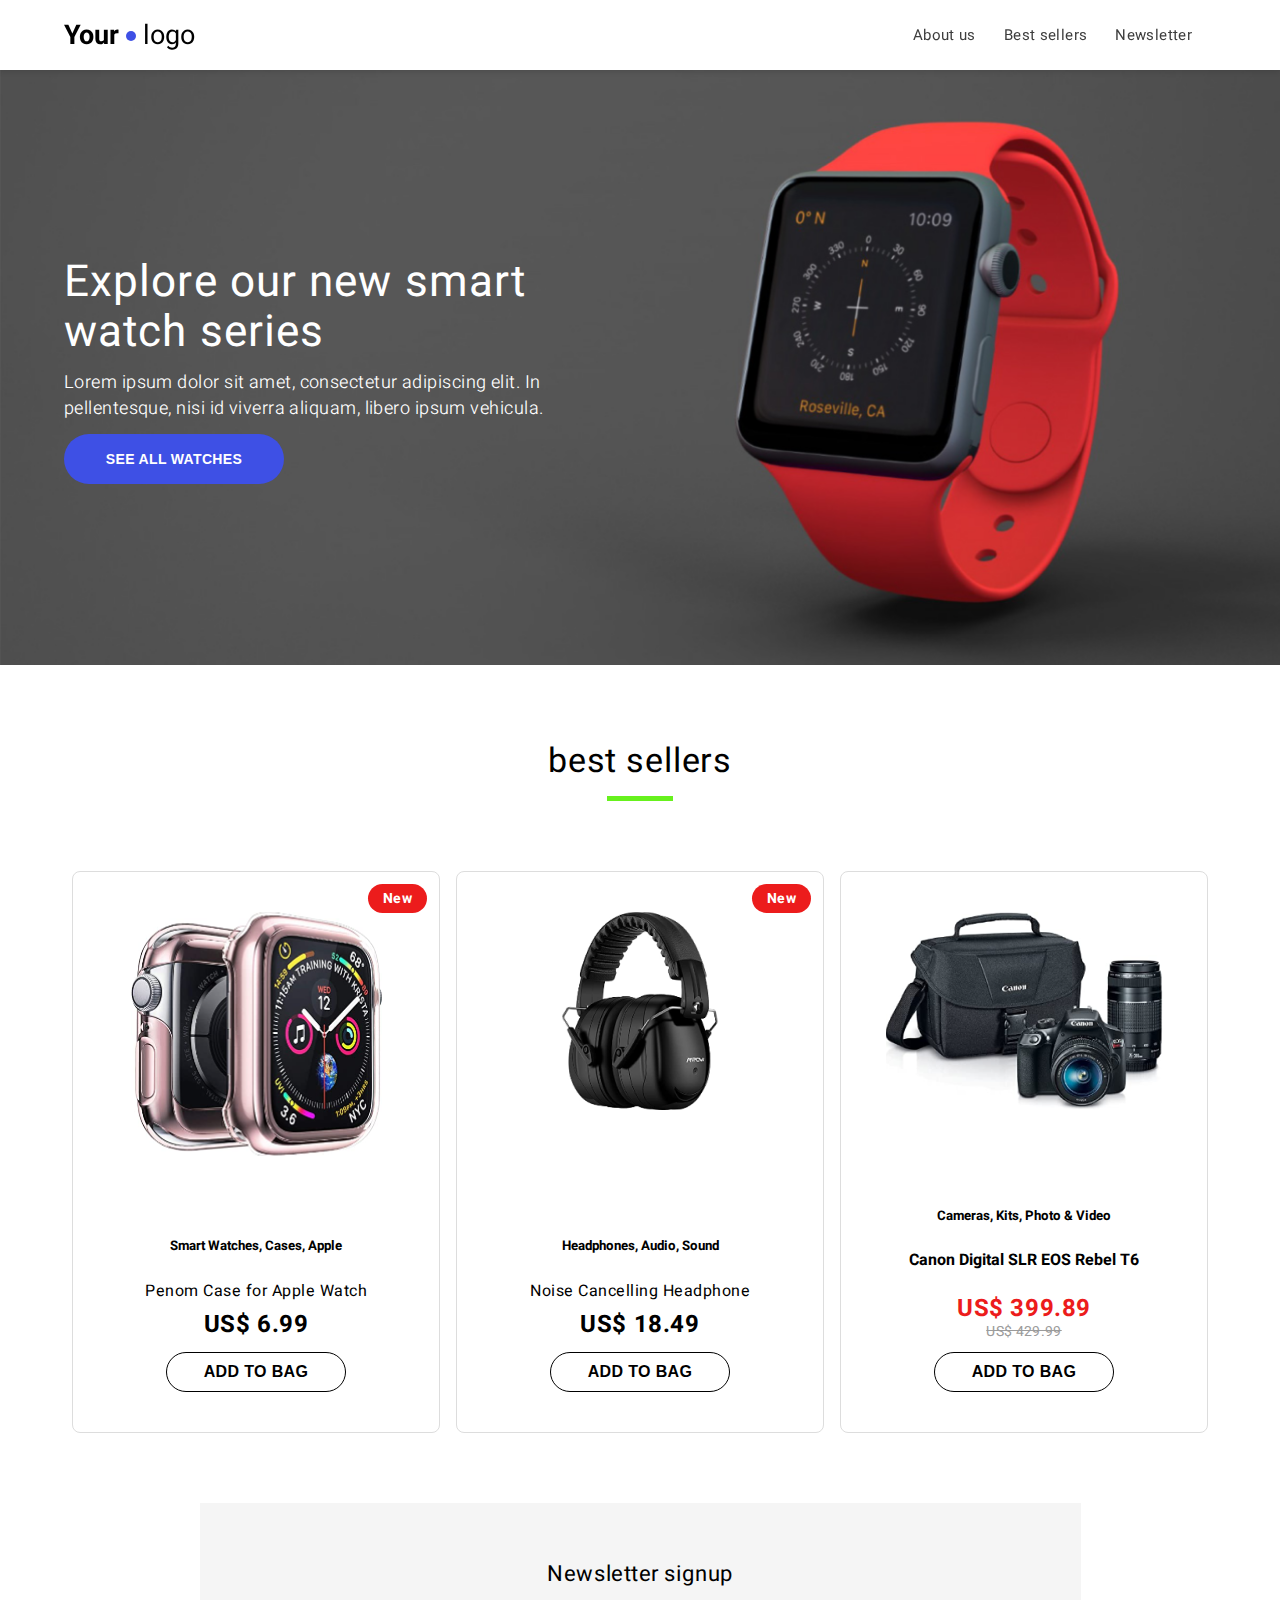
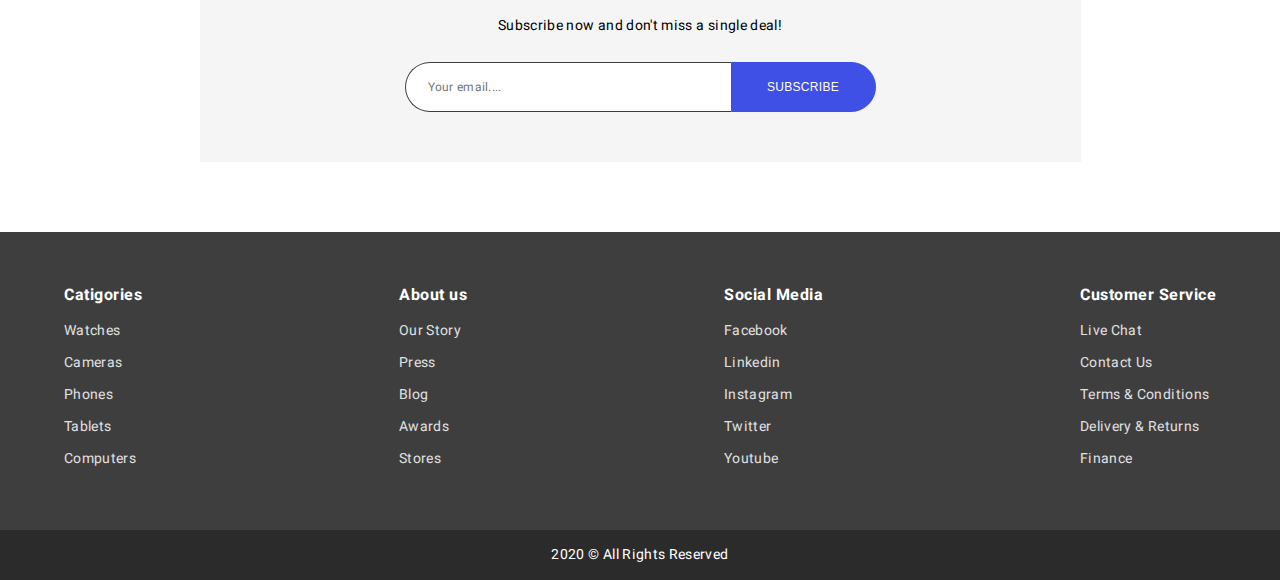
<file: index.html>
<!DOCTYPE html>
<html lang="en">

    <head>
        <meta charset="UTF-8">
        <meta name="viewport" content="width=device-width, initial-scale=1.0">
        <title>Home - tech shop</title>
        <link rel="preconnect" href="https://fonts.googleapis.com">
<link rel="preconnect" href="https://fonts.gstatic.com" crossorigin>
<link href="https://fonts.googleapis.com/css2?family=Heebo:wght@300;400;700&display=swap" rel="stylesheet">
        <link rel="stylesheet" href="css/styles.css">
    </head>

    <body>
        <header>
            <div class="container">
                <section class="logo">
                    <a href="index.html">
                        <strong>Your </strong>
                        <span class="blue-dot"></span>
                        <span>logo</span>
                    </a>
                    </section>
                <nav>
                    <ul>
                        <li><a href="about.html">About us</a></li>
                        <li><a href="index.html#best-sellers-section">Best sellers</a></li>
                        <li><a href="index.html#newsletter-section">Newsletter</a></li>
                        <li class="menu-icon"><img src="images/menu.png" alt="menu-icon"></li>
                    </ul>
                </nav>
            </div>
        </header>

        <section class="hero">
            <picture>
                <source media="(max-width: 576px)" srcset="images/Hero-mobilePhone.png">
                <source media="(max-width: 960px)" srcset="images/Hero-tablet.png">
                <source media="(max-width: 1440px)" srcset="images/Hero-small-desktop.png">
                <img src="images/Hero_Large_Desktop.png" alt="Hero image - smart watch">
            </picture>
            <div class="hero-content">
                <div class="container">
                    <h1>Explore our new smart watch series</h1>
                    <p>
                        Lorem ipsum dolor sit amet, consectetur adipiscing elit. In pellentesque, nisi id viverra aliquam, libero ipsum vehicula.
                    </p>
                    <button>
                        See all watches
                    </button>
                </div>
            </div>
        </section>

        <section class="best-sellers" id="best-sellers-section">
            <h2>best sellers</h2>
            <hr>
            <div class="product-slider">
                <dvi class="container">
                    <div class="product new">
                        <div class="product-picture">
                            <img src="images/Watch_case.png" alt="">
                        </div>
                        <div class="product-info">
                            <h5 class="catigories">Smart Watches, Cases, Apple</h5>
                            <h4 class="title">Penom Case for Apple Watch</h4>
                            <h3 class="price">
                                <span>US$ 6.99</span>
                            </h3>
                            <button>Add to bag</button>
                        </div>

                    </div>
                    <div class="product new">
                        <div class="product-picture">
                            <img src="images/Headphone.png" alt="">
                        </div>
                        <div class="product-info">
                            <h5 class="catigories">Headphones, Audio, Sound</h5>
                            <h4 class="title">Noise Cancelling Headphone</h4>
                            <h3 class="price">
                                <span>US$ 18.49</span>
                            </h3>
                            <button>Add to bag</button>
                        </div>

                    </div>

                    <div class="product">
                        <div class="product-picture">
                            <img src="images/Camera.png" alt="">
                        </div>
                        <div class="product-info">
                            <h5 class="catigories">Cameras, Kits, Photo & Video</h5>
                            <h4 class="title'">Canon Digital SLR EOS Rebel T6</h4>
                            <h3 class="price">
                                <span class="discounted-price">US$ 399.89</span>
                                <span class="original-price">US$ 429.99</span>

                            </h3>
                            <button>Add to bag</button>
                        </div>

                    </div>
                </dvi>
            </div>
        </section>

        <section class="newsletter" id="newsletter-section">
            <h3>Newsletter signup</h3>
            <p>Subscribe now and don't miss a single deal!</p>
            <form>
                <input type="email" name="email" placeholder="Your email....">
                <button type="submit">Subscribe</button>
            </form>
        </section>

        <footer>
            <div class="bottom-nav">
                <div class="container">
                    <ul>
                        <li class="list-title">Catigories</li>
                        <li><a href="#">Watches</a></li>
                        <li><a href="#">Cameras</a></li>
                        <li><a href="#">Phones</a></li>
                        <li><a href="#">Tablets</a></li>
                        <li><a href="#">Computers</a></li>
                    </ul>

                    <ul>
                        <li class="list-title">About us</li>
                        <li><a href="#">Our Story</a></li>
                        <li><a href="#">Press</a></li>
                        <li><a href="#">Blog</a></li>
                        <li><a href="#">Awards</a></li>
                        <li><a href="#">Stores</a></li>
                    </ul>

                    <ul>
                        <li class="list-title">Social Media</li>
                        <li><a href="#">Facebook</a></li>
                        <li><a href="#">Linkedin</a></li>
                        <li><a href="#">Instagram</a></li>
                        <li><a href="#">Twitter</a></li>
                        <li><a href="#">Youtube</a></li>
                    </ul>

                    <ul>
                        <li class="list-title">Customer Service</li>
                        <li><a href="#">Live Chat</a></li>
                        <li><a href="#">Contact Us</a></li>
                        <li><a href="#">Terms & Conditions</a></li>
                        <li><a href="#">Delivery & Returns</a></li>
                        <li><a href="#">Finance</a></li>
                    </ul>
                </div>
            </div>
            <div class="copyright-text">
                2020 &copy; All Rights Reserved
            </div>
        </footer>
    </body>

</html>
</file>
<file: css/styles.css>
body {
    margin: 0;
    font-family: 'Heebo', sans-serif;
    padding-top: 80px;
}

.container {
    width: 1440px;
    max-width: 90%;
    margin: auto;
    padding: 0 16px;
    
}


ul {
    margin: 0;
    padding: 0;
}

header {
    background-color: #FFF;
    box-shadow: 0 1px 6px 0 rgba(0,0,0,0.15);
    height: 80px;
    position: fixed;
    top: 0;
    left: 0;
    width: 100%;
    z-index: 1;
}

header .container {
    display: flex;
    align-items: center;
    justify-content: space-between;
    height: 100%;
}

header .logo {
    display: inline-block;
    font-size: 27px;
}

header .logo a {
    text-decoration: none;
    color: black;
}

header .logo .blue-dot {
    background-color: #3E50E5;
    width: 10px;
    height: 10px;
    display: inline-block;
    vertical-align: middle;
    border-radius: 6px;
}

header nav {
    display: inline-block;
}

header nav ul li {
    display: inline-block;
}

header nav ul li.menu-icon {
    display: none;
}

header nav ul li.menu-icon img {
    vertical-align: middle;
    width: 24px;
    height: auto;
}

header nav ul li a {
    color: #3E3E3E;
    font-size: 15px;
    letter-spacing: 0.37px;
    margin-right: 24px;
    text-decoration: none;
}

header nav ul li a:hover {
    color: #3E50E5;
}

header nav ul li:last-of-type a {
    margin-right: 0;
}

section.hero {
    position: relative;
}

section.hero img {
    width: 100%;
    height: auto;
}

.hero-content {
    position: absolute;
    top: 0;
    left: 0;
    width: 100%;
    height: 100%;
    z-index: 0;
}

.hero-content .container {
    display: flex;
    flex-direction: column;
    justify-content: center;
    height: 100%;
}

.hero-content h1 {
    max-width: 495px;
    color: #FFF;
    font-size: 50px;
    letter-spacing: 1.25px;
    line-height: 56px;
    margin-bottom: 16px;
    margin-top: 0;
    font-weight: normal;
}

.hero-content p {
    max-width: 518px;
    color: #FFF;
    font-weight: 300;
    font-size: 20px;
    letter-spacing: 0.5px;
    line-height: 28px;
    margin-bottom: 21px;
    margin-top: 0;
}


.hero-content button {
    height: 50px;
    width: 220px;
    max-width: 100%;
    border-radius: 92px;
    background-color: #3E50E5;
    color: #FFF;
    font-size: 16px;
    font-weight: 700;
    letter-spacing: 0.4px;
    line-height: 24px;
    text-align: center;  
    border: none;  
    text-transform: uppercase;
    cursor: pointer;
}

.hero-content button:hover {
    color: #3E50E5;
    background-color: #FFF;
    border: 1px solid #3E50E5;
}

section.best-sellers {
    padding-top: 80px;
}

section.best-sellers h2 {
    text-align: center;
    font-size: 34px;
    letter-spacing: 0.85px;
    line-height: 42px;
    font-weight: normal;
    margin: 0 0 14px 0;
}

section.best-sellers hr {
    border: none;
    border-top: 5px solid #67F11D;
    width: 66px;
}

section.best-sellers .product-slider {
    margin-top: 76px;
}

section.best-sellers .container {
    display: flex;
    justify-content: space-around;
    padding: 0 8px;
}

section.best-sellers .product-slider .product {
    border-radius: 8px;
    border: 1px solid #DDD;
    width: 33%;
    text-align: center;
    margin: 0 8px;
    padding: 40px;
    position: relative;
    display: flex;
    flex-direction: column;
    justify-content: space-between;
    cursor: pointer;
}


section.best-sellers .product-slider .product img {
    max-width: 100%;
}

section.best-sellers .product-slider .product.new::before {
    content: "New";
    background-color: red;
    position: absolute;
    top: 12px;
    right: 12px;
    color: #FFF;
    font-size: 14px;
    font-weight: 700;
    letter-spacing: 0.35px;
    line-height: 21px;
    text-align: center;
    padding: 4px 15px;
    border-radius: 40px;
    background-color: #EC1C1C;
}

section.best-sellers .product-slider .product .product-info {
    margin-top: 50px;
}

section.best-sellers .product-slider .product .product-info .categories {
    color: #3E50E5;
    font-weight: normal;
    font-size: 14px;
    letter-spacing: 0.35px;
    line-height: 30px;
    margin-bottom: 8px;
    margin-top: 0;
}

section.best-sellers .product-slider .product .product-info .title {
    font-size: 20px;
    letter-spacing: 0.5px;
    line-height: 26px;
    margin-bottom: 6px;
    font-weight: normal;
    margin-top: 0;
    
}

section.best-sellers .product-slider .product .product-info .price {
    font-size: 28px;
    font-weight: bold;
    letter-spacing: 0.7px;
    line-height: 30px;
    margin-bottom: 16px;
    margin-top: 0;
}

section.best-sellers .product-slider .product .product-info .price .discounted-price {
    color: #EC1C1C;
}

section.best-sellers .product-slider .product .product-info .price .original-price {
    color: #9B9B9B;
    font-weight: normal;
    font-size: 16px;
    letter-spacing: 0.4px;
    line-height: 30px;
    text-decoration: line-through;
}

section.best-sellers .product-slider .product .product-info button {
    height: 50px;
    width: 219.5px;
    border: 1px solid #000;
    background-color: white;
    border-radius: 220px;
    text-transform: uppercase;
    font-size: 16px;
    font-weight: 700;
    letter-spacing: 0.4px;
    line-height: 24px;
    cursor: pointer;
}

section.best-sellers .product-slider .product:hover .product-info button {
    background-color: #3E50E5;
    border: 1px solid #3E50E5;
    color: white;
}


section.newsletter {
    background-color: rgba(200,200,200,0.18);
    max-width: 955px;
    text-align: center;
    padding: 72px 0;
    margin: 80px auto;
}

section.newsletter h3 {
    font-size: 24px;
    letter-spacing: 0.6px;
    line-height: 42px;
    font-weight: normal;
    margin-top: 0;
    margin-bottom: 10px;
}

section.newsletter p {
    font-size: 16px;
    letter-spacing: 0.4px;
    line-height: 42px;
    margin-top: 0;
    margin-bottom: 20px;
}

section.newsletter form {
    display: flex;
    justify-content: center;
}

section.newsletter form input {
    height: 50px;
    width: 326px;
    max-width: 80%;
    border-radius: 60px 0 0 60px;
    box-sizing: border-box;
    border: 1px solid #3E3E3E;
    border-right: none;
    color: #3E3E3E;
    font-family: Heebo;
    font-size: 14px;
    letter-spacing: 0.35px;
    line-height: 21px;
    padding-left: 22px;
}

section.newsletter form button {
    height: 50px;
    width: 145px;
    max-width: 20%;
    box-sizing: border-box;
    border-radius: 0 60px 60px 0;
    background-color: #3E50E5;
    border: 1px solid #3E50E5;
    color: #FFF;
    font-size: 14px;
    letter-spacing: 0.35px;
    line-height: 21px;
    text-transform: uppercase;
    cursor: pointer;

}

section.newsletter form button:hover {
    color: #3E50E5;
    border: 1px solid #3E50E5;
    background-color: #FFF;
    border: 1px solid #3E3E3E;
}


footer .bottom-nav {
    padding: 60px 0;
    background-color: #3E3E3E;
}

footer .bottom-nav .container {
    max-width: 955px;
    display: flex;
    justify-content: space-between;
}

footer .bottom-nav ul {
    list-style: none;
}

footer .bottom-nav ul li a {
    color: #E0E0E0;
    font-size: 16px;
    letter-spacing: 0.4px;
    line-height: 22px;
    margin-top: 0;
    margin-bottom: 10px;
    text-decoration: none;
    display: block;
}

footer .bottom-nav ul li a:hover {
    color: #3E50E5;
}

footer .bottom-nav ul li.list-title {
    font-size: 20px;
    font-weight: 700;
    letter-spacing: 0.5px;
    line-height: 26px;
    margin-top: 0;
    margin-bottom: 20px;
    color: #FFF;
}

footer .copyright-text {
    color: white;
    background-color: #2B2B2B;
    height: 60px;
    display: flex;
    align-items: center;
    justify-content: center;
    font-size: 16px;
    letter-spacing: 0.4px;
    line-height: 22px;
}


/* **********************************
******  CSS MEDIA QUERIES ********* 
************************************/

/* Start of Design for Small Desktops */
@media screen and (max-width: 1440px) {

    .container {
        width: 1180px;
    }

    body {
        padding-top: 70px;
    }

    header {
        height: 70px;
    }

    .hero-content h1 {
        font-size: 44px;
        letter-spacing: 1.1px;
        line-height: 50px;
        margin-bottom: 12px;
    }
    
    .hero-content p {
        font-size: 18px;
        letter-spacing: 0.45px;
        line-height: 26px;
        margin-bottom: 12px;
    }
    
    .hero-content button {
        font-size: 14px;
        letter-spacing: 0.35px;
        line-height: 21px;
        
    }

    section.best-sellers {
        padding-top: 70px;
    }
    
    section.best-sellers h2 {
        line-height: 38px;
        margin: 0 0 16px 0;
    }

    section.best-sellers .product-slider {
        margin-top: 70px;
    }
    
    
    section.best-sellers .product-slider .product .product-info .categories {
        font-size: 12px;
        letter-spacing: 0.3px;
        line-height: 30px;

    }
    
    section.best-sellers .product-slider .product .product-info .title {
        font-size: 16px;
        letter-spacing: 0.5px;
        line-height: 26px;
        
    }
    
    section.best-sellers .product-slider .product .product-info .price {
        font-size: 24px;
        font-weight: 700;
        letter-spacing: 0.6px;
        margin-bottom: 12px;
    }
    
    section.best-sellers .product-slider .product .product-info .price .original-price {
        font-size: 14px;
        letter-spacing: 0.35px;
        line-height: 30px;
        display: block;
        line-height: 16px;
    }
    
    section.best-sellers .product-slider .product .product-info button {
        height: 40px;
        width: 180px;
        letter-spacing: 0.35px;
        line-height: 21px;
    }

    section.newsletter {
        width: 881px;
        max-width: 100%;
        padding: 50px 0;
        margin: 70px auto;
    }
    
    section.newsletter h3 {
        font-size: 22px;
        letter-spacing: 0.55px;
        line-height: 42px;
    }
    
    section.newsletter p {
        font-size: 14px;
        letter-spacing: 0.35px;
        line-height: 42px;
        margin-bottom: 15px;
    }
    
    section.newsletter form input {
        font-size: 12px;
        letter-spacing: 0.3px;
        line-height: 18px;
    }
    
    section.newsletter form button {
        font-size: 12px;
        letter-spacing: 0.3px;
        line-height: 18px;
    }

    footer .bottom-nav {
        padding: 50px 0;
    }
    
    footer .bottom-nav .container {
        max-width: 90%;
    }
    
    footer .bottom-nav ul li a {
        font-size: 14px;
        letter-spacing: 0.35px;
        line-height: 22px;
    }
    
    footer .bottom-nav ul li.list-title {
        font-size: 16px;
        letter-spacing: 0.5px;
        line-height: 26px;
        margin-bottom: 12px;
    }
    
    footer .copyright-text {
        height: 50px;
        font-size: 14px;
        letter-spacing: 0.35px;
        line-height: 22px;
        text-align: center;
    }

}
/* End of Design for Small Desktops */

/* Start of Design for Tablets */
@media screen and (max-width: 960px) {

    .container {
        max-width: 92%;
    }

    header .logo {
        font-size: 24px;
    }

    header nav ul li {
        display: none;
    }
    
    header nav ul li.menu-icon {
        display: inline-block;
    }

    .hero-content h1 {
        font-size: 40px;
        letter-spacing: 1px;
        line-height: 46px;
    }
    
    .hero-content p {
        font-size: 16px;
        letter-spacing: 0.4px;
        line-height: 24px;
    }
    
    .hero-content button {
        font-size: 14px;
        letter-spacing: 0.35px;
        line-height: 21px;
        width: 196px;
        
    }

    section.best-sellers {
        padding-top: 50px;
    }
    
    section.best-sellers h2 {
        font-size: 28px;
        letter-spacing: 0.7px;
        line-height: 38px;
        margin: 0 0 12px 0;
    }

    section.best-sellers .product-slider .container {
        display: flex;
        justify-content: center;
        flex-wrap: wrap;
    }

    section.best-sellers .product-slider .product {
        min-width: 220px;
        margin: 17px 8px;
    }

    section.best-sellers .product-slider {
        margin-top: 48px;
    }
    
    section.best-sellers .product-slider .product .product-info .categories {
        font-size: 12px;
        letter-spacing: 0.3px;
        line-height: 30px;
        margin-bottom: 5px;
    }
    
    section.best-sellers .product-slider .product .product-info .title {
        font-size: 13px;
        letter-spacing: 0.5px;
        line-height: 18px;
        margin-bottom: 8px;
    }
    
    section.best-sellers .product-slider .product .product-info .price {
        font-size: 16px;
        letter-spacing: 0.4px;
        line-height: 30px;
    }
    
    section.best-sellers .product-slider .product .product-info .price .original-price {
        font-size: 9px;
        letter-spacing: 0.23px;
        line-height: 30px;
        display: block;
        line-height: 14px;
    }
    
    section.best-sellers .product-slider .product .product-info button {
        height: 36px;
        width: 193px;
        font-size: 12px;
        letter-spacing: 0.3px;
        line-height: 18px;
    }

    section.best-sellers .product-slider .product.new::before {
        font-size: 11px;
        font-weight: 700;
        letter-spacing: 0.27px;
        padding: 0px 12px;
    }

    section.newsletter {
        width: 100%;
        max-width: 100%;
        padding: 50px 0;
        margin: 50px auto;
    }
    
    section.newsletter h3 {
        font-size: 22px;
        letter-spacing: 0.55px;
        line-height: 42px;
    }
    
    section.newsletter p {
        font-size: 14px;
        letter-spacing: 0.35px;
        line-height: 42px;
    }

    footer .bottom-nav {
        padding: 50px 0;
    }
    
    footer .bottom-nav .container {
        max-width: 90%;
    }
    

}
/* End of Design for Tablets */

/* Start of Design for Mobile Phones */
@media screen and (max-width: 576px) {

    header .logo {
        font-size: 18px;
    }

    header .logo .blue-dot {
        width: 7px;
        height: 7px;
    }
    .hero-content {
        position: static;
    }
    .hero-content h1 {
        color: #000;
        font-size: 32px;
        letter-spacing: 0.8px;
        line-height: 38px;
        text-align: center;
        margin-bottom: 32px;
        margin-top: 27px;
    }
    .hero-content p {
        display: none;
    }
    .hero-content button {
        font-size: 14px;
        letter-spacing: 0.35px;
        line-height: 21px;
        width: 196px;
        margin: auto;
        
    }
    section.best-sellers {
        padding-top: 64px;
    }
    section.best-sellers .product-slider .product {
        width: 82%;
        max-width: 360px;
    }
    section.best-sellers h2 {
        font-size: 36px;
        letter-spacing: 0.6px;
        line-height: 38px;
        margin: 0 0 16px 0;
    }
    section.best-sellers hr {
        border-top: 4px solid #67F11D;
        width: 40px;
    }
    section.best-sellers .product-slider {
        margin-top: 42px;
    }
    section.best-sellers .product-slider .product .product-info .categories {
        margin-bottom: 7px;
    }
    section.best-sellers .product-slider .product .product-info .title {
        font-size: 14px;
        letter-spacing: 0.54px;
        line-height: 18px;
    }
    section.best-sellers .product-slider .product .product-info .price {
        font-size: 20px;
        font-weight: 700;
        letter-spacing: 0.5px;
    }
    section.best-sellers .product-slider .product .product-info .price .original-price {
        font-size: 11px;
        letter-spacing: 0.28px;
        line-height: 20px;
    }
    section.best-sellers .product-slider .product .product-info button {
        height: 36px;
        width: 146px;
        font-size: 12px;
        letter-spacing: 0.3px;
        line-height: 18px;
    }
    section.newsletter {
        padding: 44px 0;
        margin: 60px auto;
    }
    section.newsletter form input {
        max-width: 65%;
        border-radius: 60px 0 0 60px;
    }
    section.newsletter form button {
        max-width: 35%;
    }
    footer .bottom-nav .container {
        align-items: center;
        text-align: center;
        flex-direction: column;
    }
    footer .bottom-nav ul {
        align-items: center;
        margin-bottom: 32px;
    }
    footer .bottom-nav ul:last-of-type {
        margin-bottom: 0;
    }
}
/* End of Design for Mobile Phones */
</file>
